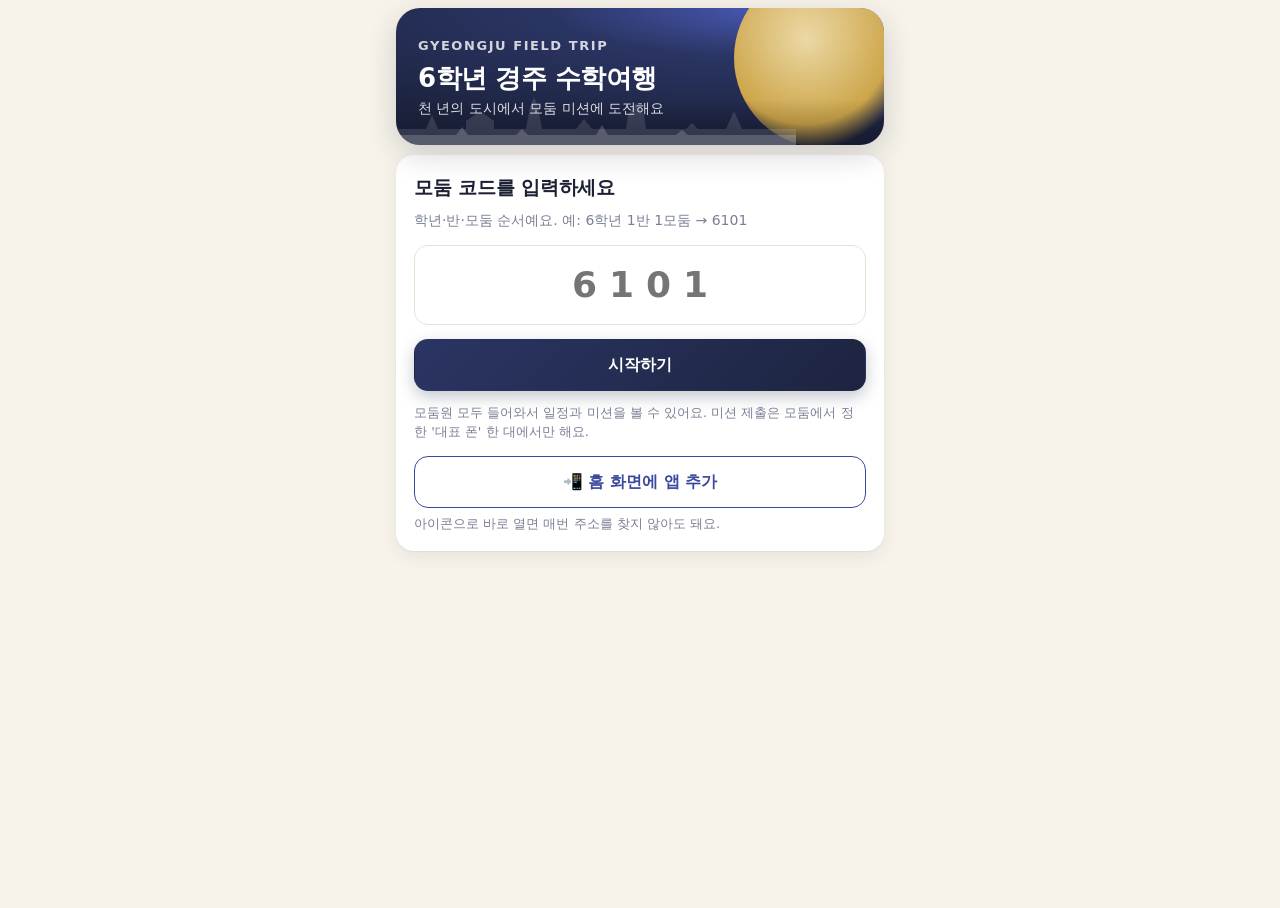
<file: index.html>
<!doctype html>
<html lang="ko">
<head>
  <meta charset="utf-8">
  <meta name="viewport" content="width=device-width, initial-scale=1, viewport-fit=cover">
  <meta name="theme-color" content="#f6f4ef">
  <meta name="apple-mobile-web-app-capable" content="yes">
  <meta name="apple-mobile-web-app-status-bar-style" content="default">
  <title>경주 수학여행 미션</title>
  <link rel="manifest" href="./manifest.webmanifest">
  <link rel="icon" href="./icons/icon.svg" type="image/svg+xml">
  <link rel="apple-touch-icon" href="./icons/icon-192.png">
  <link rel="stylesheet" href="./css/app.css">
</head>
<body>
  <main id="app" class="app">
    <div class="card" style="margin-top:24px;text-align:center"><span class="spinner"></span> 불러오는 중…</div>
  </main>
  <noscript><div class="card">이 앱은 자바스크립트가 필요해요.</div></noscript>
  <script src="./js/config.js"></script>
  <script>
    // Supabase가 설정된 경우에만 라이브러리를 읽는다 (데모 모드는 불필요)
    if (window.APP_CONFIG && window.APP_CONFIG.supabaseUrl) {
      document.write('<script src="./vendor/supabase.js"><\/script>');
    }
  </script>
  <script type="module" src="./js/app.js"></script>
</body>
</html>
</file>
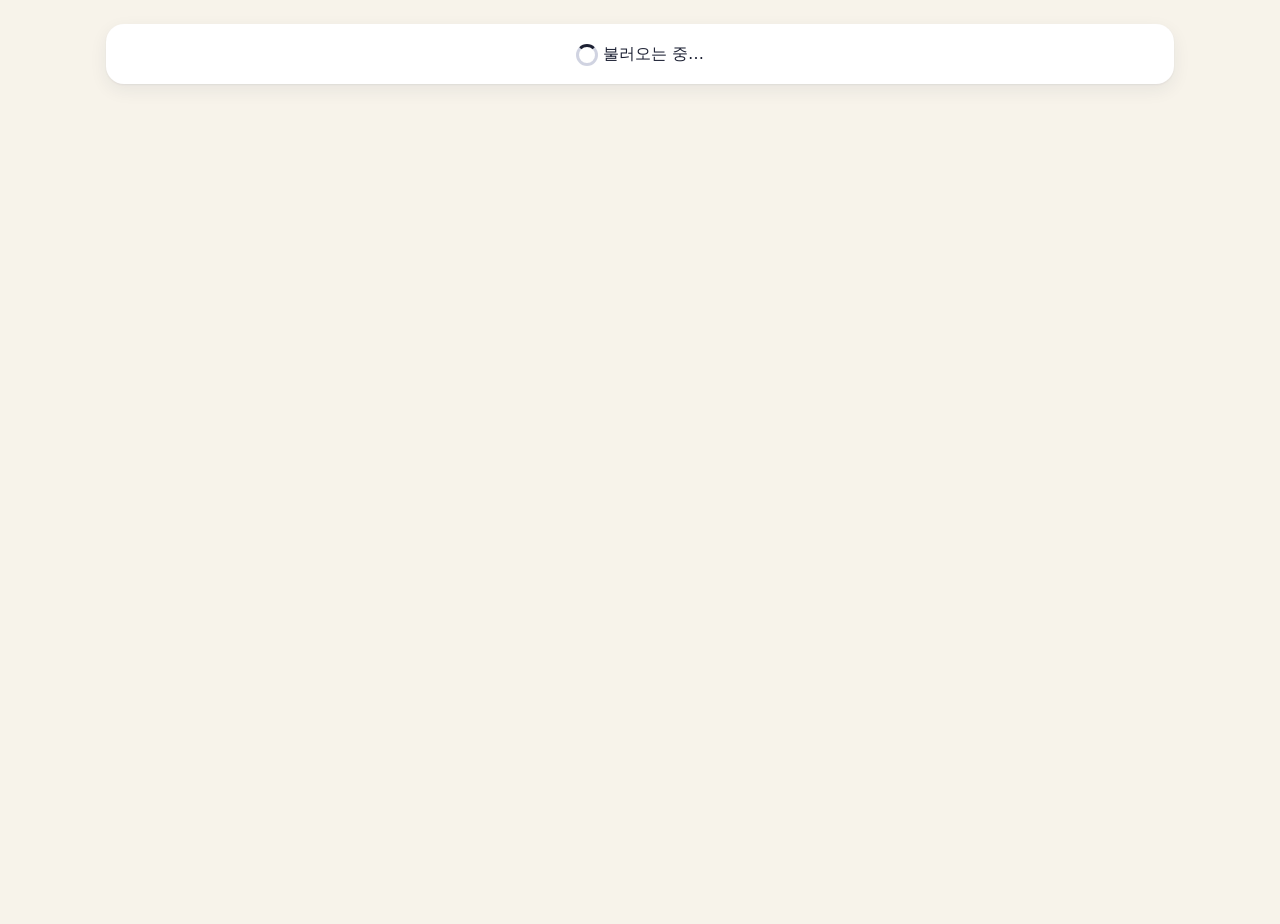
<file: teacher.html>
<!doctype html>
<html lang="ko">
<head>
  <meta charset="utf-8">
  <meta name="viewport" content="width=device-width, initial-scale=1, viewport-fit=cover">
  <meta name="robots" content="noindex">
  <title>교사 확인 화면 · 경주 수학여행 미션</title>
  <meta name="theme-color" content="#f6f4ef">
  <meta name="apple-mobile-web-app-capable" content="yes">
  <meta name="apple-mobile-web-app-status-bar-style" content="default">
  <link rel="manifest" href="./manifest-teacher.webmanifest">
  <link rel="icon" href="./icons/icon.svg" type="image/svg+xml">
  <link rel="apple-touch-icon" href="./icons/icon-192.png">
  <link rel="stylesheet" href="./css/app.css">
</head>
<body>
  <main id="app" class="app wide">
    <div class="card" style="margin-top:24px;text-align:center"><span class="spinner"></span> 불러오는 중…</div>
  </main>
  <script>window.APP_ROLE = "teacher";</script>
  <script src="./js/config.js"></script>
  <script>
    if (window.APP_CONFIG && window.APP_CONFIG.supabaseUrl) {
      document.write('<script src="./vendor/supabase.js"><\/script>');
    }
  </script>
  <script src="./vendor/fflate.js"></script>
  <script type="module" src="./js/teacher.js"></script>
</body>
</html>
</file>
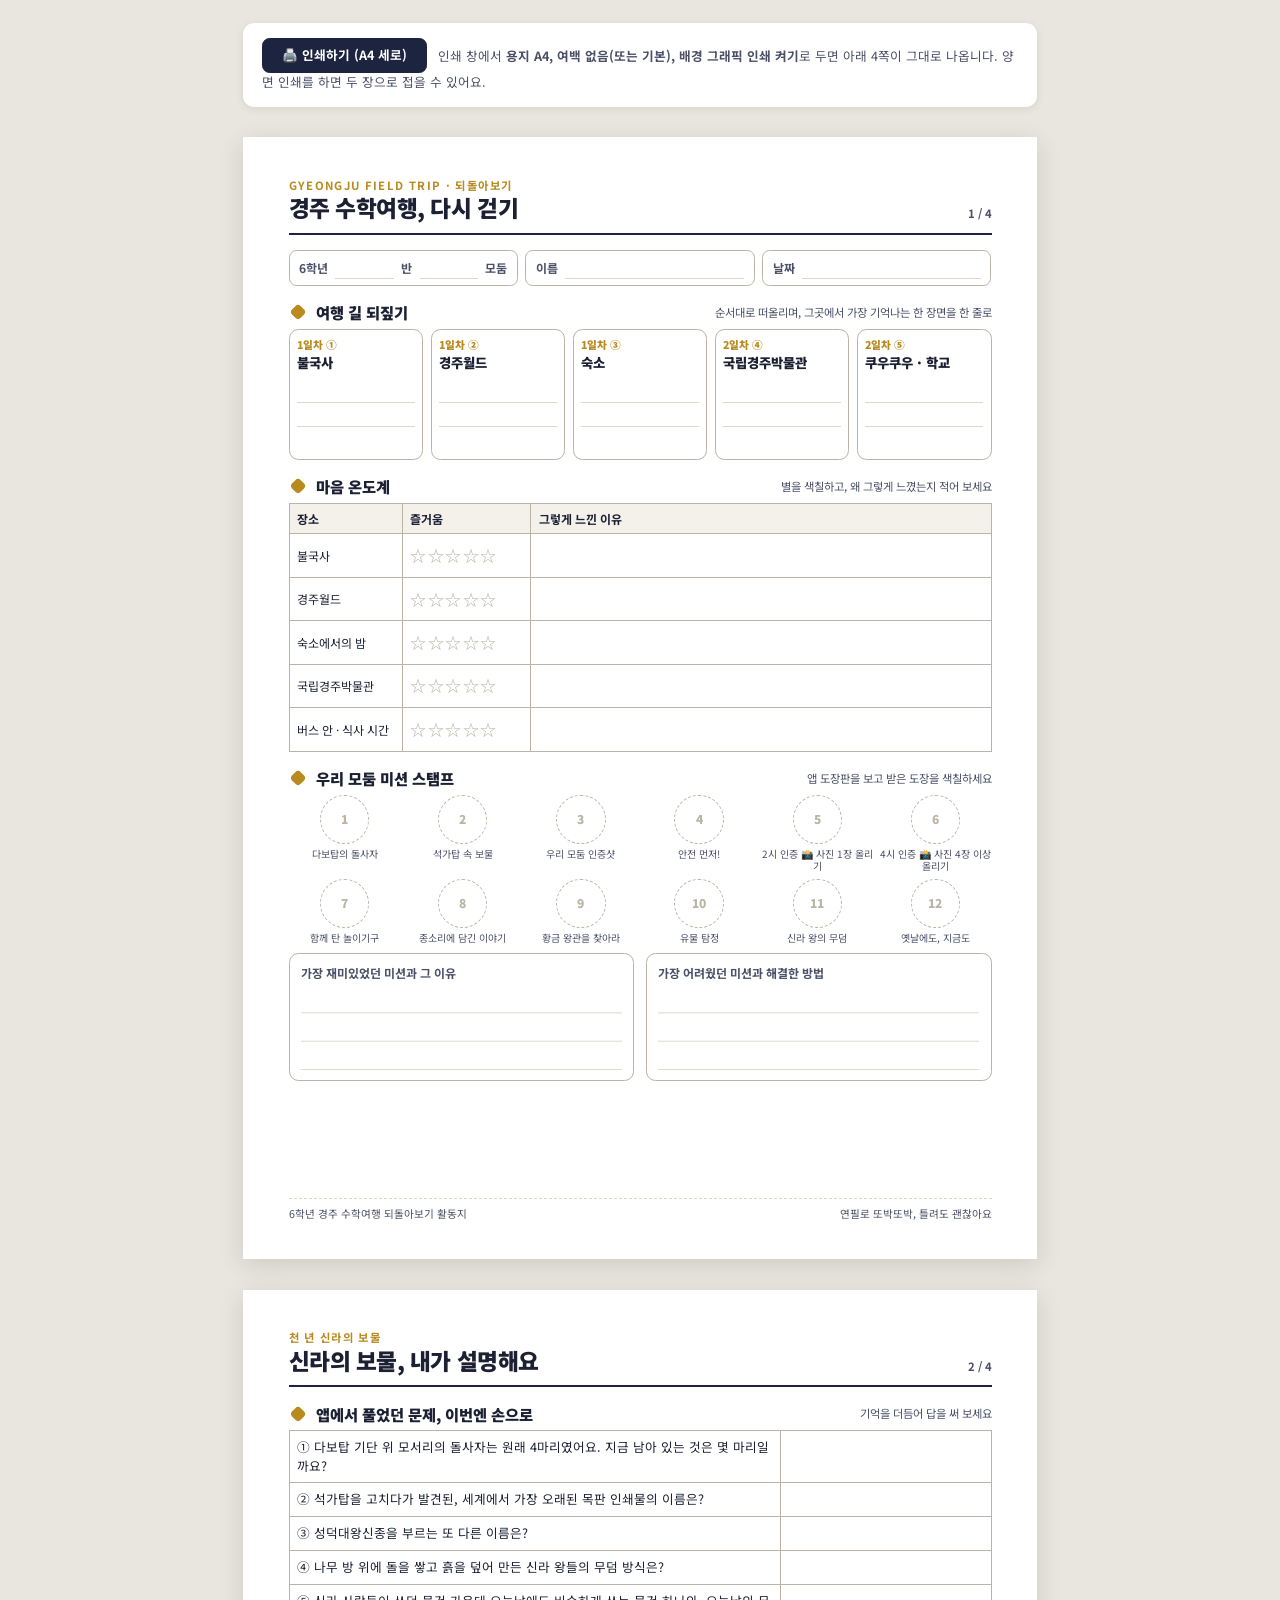
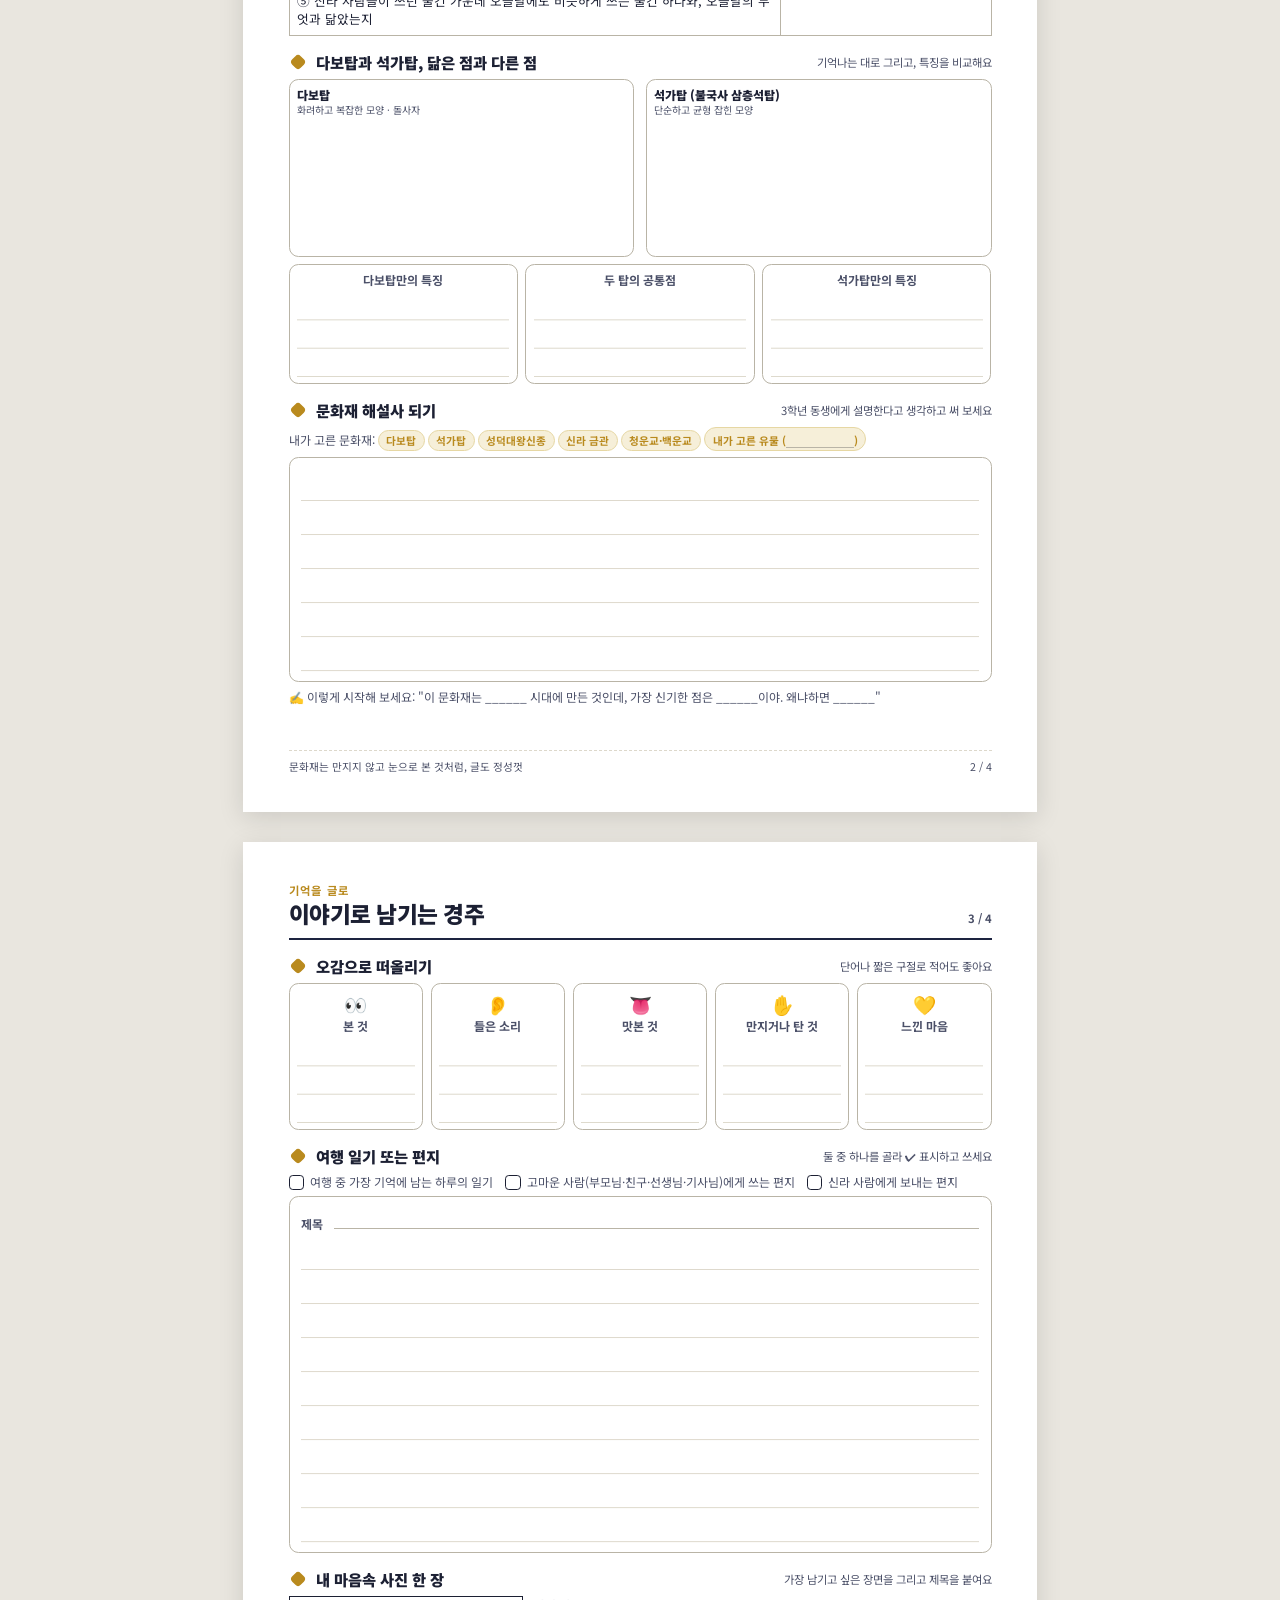
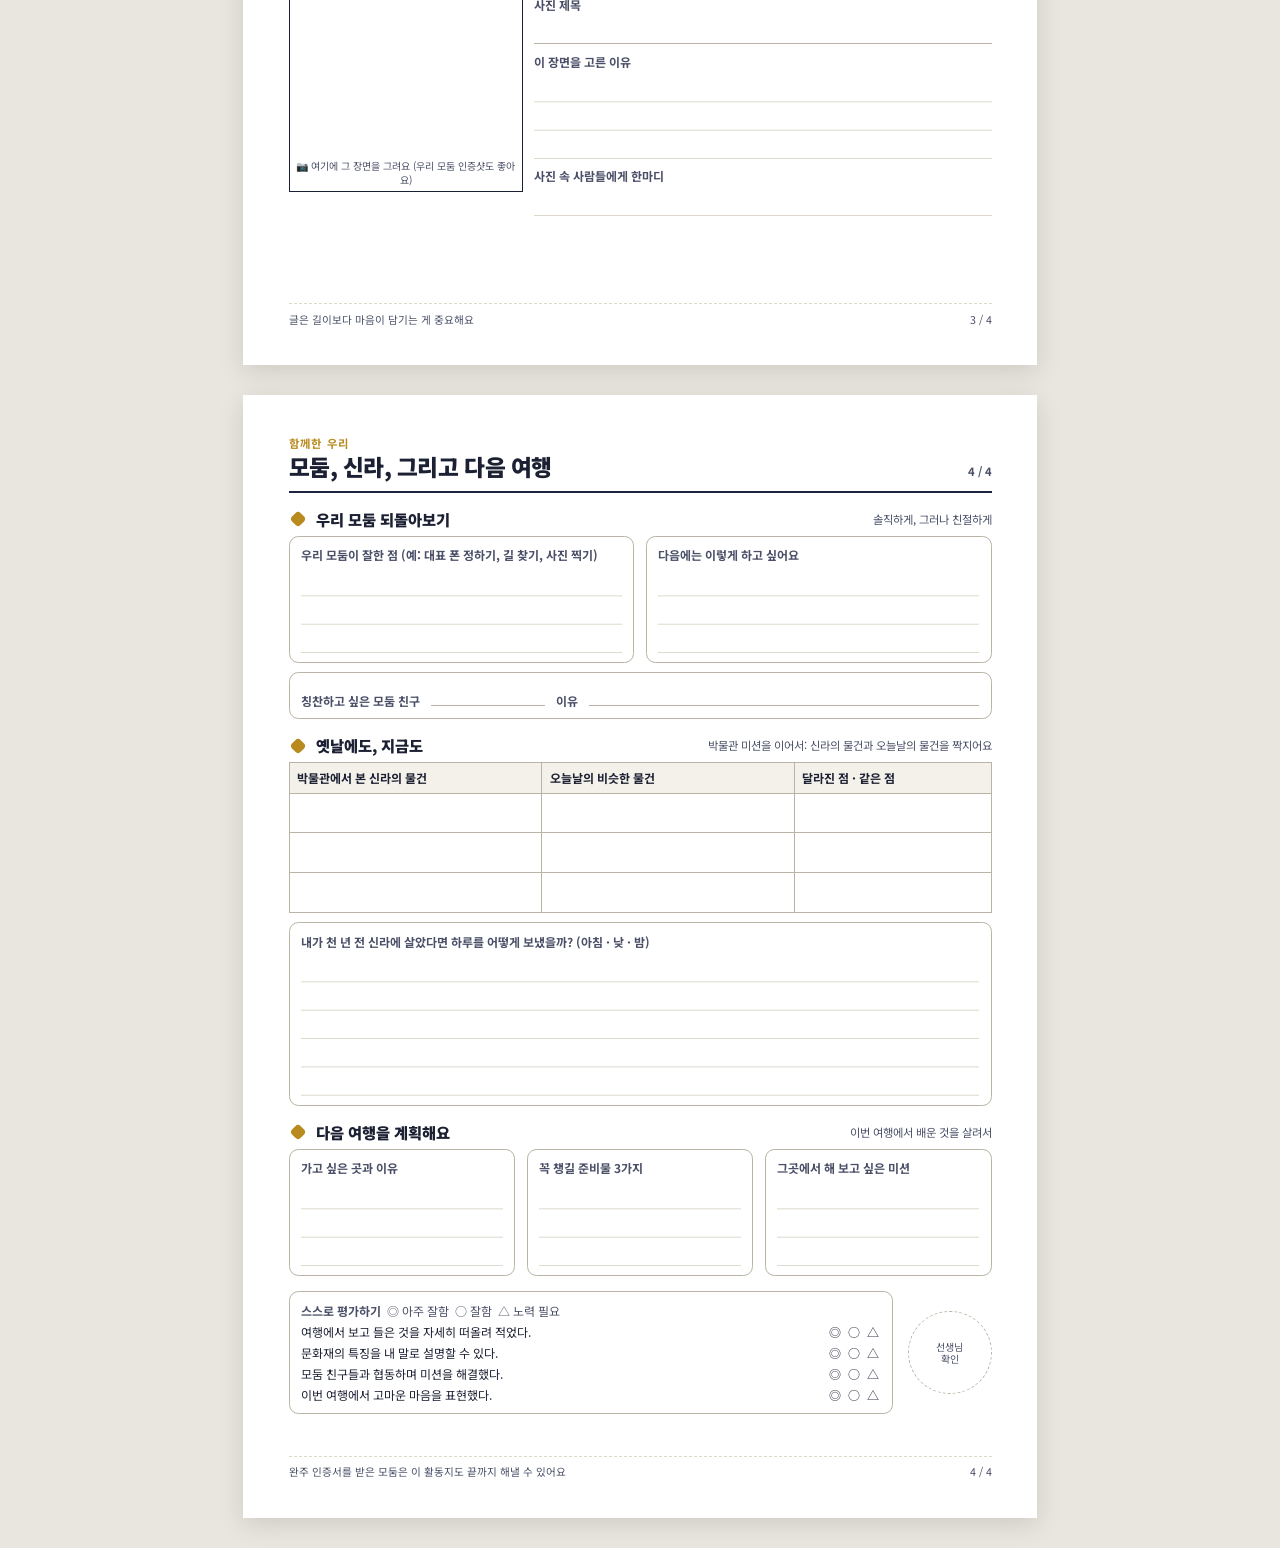
<file: worksheet.html>
<!doctype html>
<html lang="ko">
<head>
<meta charset="utf-8">
<meta name="viewport" content="width=device-width, initial-scale=1">
<title>경주 수학여행 되돌아보기 활동지</title>
<meta name="robots" content="noindex">
<link rel="preconnect" href="https://fonts.googleapis.com">
<link href="https://fonts.googleapis.com/css2?family=Noto+Sans+KR:wght@400;700;900&display=swap" rel="stylesheet">
<style>
  /* ---------- A4 세로 인쇄 규격 ---------- */
  @page { size: A4 portrait; margin: 0; }
  :root {
    --ink: #1c2033; --ink-2: #4b5068; --line: #b9b4a6; --line-soft: #ddd8cb;
    --navy: #1d2440; --gold: #b98a1e; --gold-soft: #f6efd9; --paper: #fff; --soft: #f4f1ea;
    --lh: 9mm; /* 연필 글쓰기 줄 간격 */
  }
  * { box-sizing: border-box; }
  html, body { margin: 0; padding: 0; background: #e9e6df; color: var(--ink); font-family: "Noto Sans KR", "Apple SD Gothic Neo", "Malgun Gothic", "맑은 고딕", sans-serif; font-size: 10.5pt; line-height: 1.45; -webkit-print-color-adjust: exact; print-color-adjust: exact; }
  .page { width: 210mm; height: 297mm; padding: 11mm 12mm 10mm; margin: 8mm auto; background: var(--paper); position: relative; overflow: hidden; display: flex; flex-direction: column; box-shadow: 0 6px 24px rgba(0,0,0,.12); }
  @media print {
    body { background: #fff; }
    .page { margin: 0; box-shadow: none; page-break-after: always; break-after: page; }
    .page:last-child { page-break-after: auto; break-after: auto; }
    .screen-only { display: none !important; }
  }

  /* ---------- 공통 부품 ---------- */
  .top { display: flex; align-items: flex-end; justify-content: space-between; border-bottom: 2.5px solid var(--navy); padding-bottom: 3mm; margin-bottom: 4mm; }
  .top .t { font-size: 17pt; font-weight: 900; letter-spacing: -.02em; line-height: 1.15; }
  .top .t small { display: block; font-size: 8.5pt; font-weight: 700; color: var(--gold); letter-spacing: .12em; margin-bottom: 1mm; }
  .top .pg { font-size: 8.5pt; color: var(--ink-2); font-weight: 700; }
  .idbox { display: flex; gap: 2mm; margin-bottom: 4mm; }
  .idbox .cell { flex: 1; border: 1px solid var(--line); border-radius: 2mm; padding: 1.5mm 2.5mm; display: flex; align-items: center; gap: 2mm; min-height: 9mm; }
  .idbox .cell b { font-size: 9pt; color: var(--ink-2); white-space: nowrap; }
  .idbox .cell span { flex: 1; border-bottom: 1px solid var(--line-soft); height: 6mm; }
  .sec { margin-bottom: 4mm; }
  .sec:last-child { margin-bottom: 0; }
  .sec > h2 { font-size: 11.5pt; font-weight: 900; margin: 0 0 1.5mm; display: flex; align-items: center; gap: 2mm; }
  /* 문항 번호 대신 작은 표식만: 반마다 고르는 활동이 달라도 어색하지 않게 */
  .sec > h2 .n { display: inline-block; width: 3.2mm; height: 3.2mm; border-radius: 1mm; background: var(--gold); transform: rotate(45deg); margin: 0 1mm; }
  .sec > h2 .hint { font-weight: 400; font-size: 8.5pt; color: var(--ink-2); margin-left: auto; }
  .lead { font-size: 9pt; color: var(--ink-2); margin: 0 0 1.5mm; }
  .box { border: 1px solid var(--line); border-radius: 2.5mm; padding: 2.5mm 3mm; }
  .lines { background-image: repeating-linear-gradient(to bottom, transparent 0, transparent calc(var(--lh) - 1px), var(--line-soft) calc(var(--lh) - 1px), var(--line-soft) var(--lh)); background-size: 100% var(--lh); line-height: var(--lh); }
  .lines.h4 { height: calc(var(--lh) * 4); } .lines.h5 { height: calc(var(--lh) * 5); } .lines.h6 { height: calc(var(--lh) * 6); }
  .lines.h7 { height: calc(var(--lh) * 7); } .lines.h9 { height: calc(var(--lh) * 9); } .lines.h11 { height: calc(var(--lh) * 11); }
  .grid2 { display: grid; grid-template-columns: 1fr 1fr; gap: 3mm; }
  .grid3 { display: grid; grid-template-columns: 1fr 1fr 1fr; gap: 3mm; }
  .grid5 { display: grid; grid-template-columns: repeat(5, 1fr); gap: 2mm; }
  .label { font-size: 9pt; font-weight: 700; color: var(--ink-2); margin-bottom: 1mm; }
  .stars { letter-spacing: 1.5px; font-size: 12pt; color: var(--line); }
  .fill { border-bottom: 1px solid var(--line); display: inline-block; min-width: 22mm; height: 6mm; vertical-align: bottom; }
  .tag { display: inline-block; font-size: 8pt; font-weight: 700; padding: .5mm 2mm; border-radius: 99px; background: var(--gold-soft); color: var(--gold); border: 1px solid #e6d7a3; }
  .foot { margin-top: auto; padding-top: 2mm; border-top: 1px dashed var(--line-soft); font-size: 8pt; color: var(--ink-2); display: flex; justify-content: space-between; }
  .chk { display: inline-block; width: 4.2mm; height: 4.2mm; border: 1.2px solid var(--ink); border-radius: 1mm; vertical-align: -1mm; margin-right: 1.5mm; }

  /* 1쪽: 여행 길 */
  .route { display: grid; grid-template-columns: repeat(5, 1fr); gap: 2mm; }
  .route .stop { border: 1px solid var(--line); border-radius: 2.5mm; padding: 2mm; min-height: 34mm; position: relative; }
  .route .stop .k { font-size: 8pt; color: var(--gold); font-weight: 900; }
  .route .stop .nm { font-size: 10pt; font-weight: 900; margin-bottom: 1.5mm; }
  .route .stop .mini { height: calc(6.5mm * 3); background-image: repeating-linear-gradient(to bottom, transparent 0, transparent calc(6.5mm - 1px), var(--line-soft) calc(6.5mm - 1px), var(--line-soft) 6.5mm); }
  .temp { width: 100%; border-collapse: collapse; font-size: 9pt; }
  .temp th, .temp td { border: 1px solid var(--line); padding: 1.6mm 2mm; text-align: left; vertical-align: middle; }
  .temp th { background: var(--soft); font-weight: 700; }
  .temp td.why { height: 11.5mm; }
  .stamps { display: grid; grid-template-columns: repeat(6, 1fr); gap: 2mm 1.5mm; }
  .stamps .s { text-align: center; font-size: 7.5pt; line-height: 1.2; color: var(--ink-2); }
  .stamps .s .c { width: 13mm; height: 13mm; border-radius: 50%; border: 1.5px dashed var(--line); margin: 0 auto 1mm; display: grid; place-items: center; font-weight: 900; color: var(--line); font-size: 9pt; }

  /* 2쪽: 문화재 */
  .quiz { width: 100%; border-collapse: collapse; font-size: 9.5pt; }
  .quiz td { border: 1px solid var(--line); padding: 1.8mm 2mm; vertical-align: middle; }
  .quiz td.q { width: 70%; }
  .quiz td.a { height: 9mm; }
  .cmp { display: grid; grid-template-columns: 1fr 1fr; gap: 3mm; }
  .cmp .draw { border: 1px solid var(--line); border-radius: 2.5mm; height: 47mm; position: relative; }
  .cmp .draw .cap { position: absolute; left: 2mm; top: 1.5mm; font-size: 9pt; font-weight: 900; }
  .cmp .draw .sub { position: absolute; left: 2mm; top: 6mm; font-size: 7.5pt; color: var(--ink-2); }
  .venn { display: grid; grid-template-columns: 1fr 1fr 1fr; gap: 2mm; margin-top: 2mm; }
  .venn .v { border: 1px solid var(--line); border-radius: 2.5mm; padding: 1.5mm 2mm; }
  .venn .v .label { text-align: center; }
  .venn .v .lines { --lh: 7.5mm; height: calc(7.5mm * 3); }

  /* 3쪽: 오감·일기 */
  .senses { display: grid; grid-template-columns: repeat(5, 1fr); gap: 2mm; }
  .senses .s { border: 1px solid var(--line); border-radius: 2.5mm; padding: 1.5mm 2mm; }
  .senses .s .ic { font-size: 14pt; text-align: center; }
  .senses .s .label { text-align: center; }
  .senses .s .lines { --lh: 7.5mm; height: calc(7.5mm * 3); }
  .photo { display: grid; grid-template-columns: 62mm 1fr; gap: 3mm; }
  .photo .frame { border: 1.5px solid var(--ink); height: 52mm; position: relative; background: #fff; }
  .photo .frame .cap { position: absolute; left: 0; right: 0; bottom: 0; background: #fff; font-size: 7.5pt; text-align: center; padding: 1mm; color: var(--ink-2); }

  /* 4쪽: 모둠·상상·계획 */
  .pair { width: 100%; border-collapse: collapse; font-size: 9pt; }
  .pair th, .pair td { border: 1px solid var(--line); padding: 1.6mm 2mm; }
  .pair th { background: var(--soft); text-align: left; }
  .pair td { height: 10.5mm; }
  .selfchk { display: grid; grid-template-columns: 1fr auto; gap: 1mm 3mm; align-items: center; font-size: 9pt; }
  .selfchk .opts { white-space: nowrap; letter-spacing: 2px; }
  .seal { width: 22mm; height: 22mm; border: 1.5px dashed var(--line); border-radius: 50%; display: grid; place-items: center; font-size: 7.5pt; color: var(--ink-2); text-align: center; line-height: 1.2; }

  /* 화면에서만 보이는 안내 */
  .screen-only { max-width: 210mm; margin: 6mm auto 0; font-size: 9.5pt; color: #4b5068; background: #fff; border-radius: 3mm; padding: 4mm 5mm; box-shadow: 0 2px 10px rgba(0,0,0,.08); }
  .screen-only button { font: inherit; font-weight: 700; padding: 2mm 5mm; border-radius: 2mm; border: 1.5px solid var(--navy); background: var(--navy); color: #fff; cursor: pointer; margin-right: 2mm; }
</style>
</head>
<body>

<div class="screen-only">
  <button onclick="window.print()">🖨️ 인쇄하기 (A4 세로)</button>
  인쇄 창에서 <b>용지 A4, 여백 없음(또는 기본), 배경 그래픽 인쇄 켜기</b>로 두면 아래 4쪽이 그대로 나옵니다. 양면 인쇄를 하면 두 장으로 접을 수 있어요.
</div>

<!-- ===================================================== 1쪽 -->
<section class="page">
  <div class="top">
    <div class="t"><small>GYEONGJU FIELD TRIP · 되돌아보기</small>경주 수학여행, 다시 걷기</div>
    <div class="pg">1 / 4</div>
  </div>
  <div class="idbox">
    <div class="cell"><b>6학년</b><span></span><b>반</b><span></span><b>모둠</b></div>
    <div class="cell"><b>이름</b><span></span></div>
    <div class="cell"><b>날짜</b><span></span></div>
  </div>

  <div class="sec">
    <h2><span class="n"></span>여행 길 되짚기 <span class="hint">순서대로 떠올리며, 그곳에서 가장 기억나는 한 장면을 한 줄로</span></h2>
    <div class="route">
      <div class="stop"><div class="k">1일차 ①</div><div class="nm">불국사</div><div class="mini"></div></div>
      <div class="stop"><div class="k">1일차 ②</div><div class="nm">경주월드</div><div class="mini"></div></div>
      <div class="stop"><div class="k">1일차 ③</div><div class="nm">숙소</div><div class="mini"></div></div>
      <div class="stop"><div class="k">2일차 ④</div><div class="nm">국립경주박물관</div><div class="mini"></div></div>
      <div class="stop"><div class="k">2일차 ⑤</div><div class="nm">쿠우쿠우 · 학교</div><div class="mini"></div></div>
    </div>
  </div>

  <div class="sec">
    <h2><span class="n"></span>마음 온도계 <span class="hint">별을 색칠하고, 왜 그렇게 느꼈는지 적어 보세요</span></h2>
    <table class="temp">
      <tr><th style="width:30mm">장소</th><th style="width:34mm">즐거움</th><th>그렇게 느낀 이유</th></tr>
      <tr><td>불국사</td><td class="stars">☆☆☆☆☆</td><td class="why"></td></tr>
      <tr><td>경주월드</td><td class="stars">☆☆☆☆☆</td><td class="why"></td></tr>
      <tr><td>숙소에서의 밤</td><td class="stars">☆☆☆☆☆</td><td class="why"></td></tr>
      <tr><td>국립경주박물관</td><td class="stars">☆☆☆☆☆</td><td class="why"></td></tr>
      <tr><td>버스 안 · 식사 시간</td><td class="stars">☆☆☆☆☆</td><td class="why"></td></tr>
    </table>
  </div>

  <div class="sec">
    <h2><span class="n"></span>우리 모둠 미션 스탬프 <span class="hint">앱 도장판을 보고 받은 도장을 색칠하세요</span></h2>
    <div class="stamps">
      <div class="s"><div class="c">1</div>다보탑의 돌사자</div>
      <div class="s"><div class="c">2</div>석가탑 속 보물</div>
      <div class="s"><div class="c">3</div>우리 모둠 인증샷</div>
      <div class="s"><div class="c">4</div>안전 먼저!</div>
      <div class="s"><div class="c">5</div>2시 인증 📸 사진 1장 올리기</div>
      <div class="s"><div class="c">6</div>4시 인증 📸 사진 4장 이상 올리기</div>
      <div class="s"><div class="c">7</div>함께 탄 놀이기구</div>
      <div class="s"><div class="c">8</div>종소리에 담긴 이야기</div>
      <div class="s"><div class="c">9</div>황금 왕관을 찾아라</div>
      <div class="s"><div class="c">10</div>유물 탐정</div>
      <div class="s"><div class="c">11</div>신라 왕의 무덤</div>
      <div class="s"><div class="c">12</div>옛날에도, 지금도</div>
    </div>
    <div class="grid2" style="margin-top:2.5mm">
      <div class="box"><div class="label">가장 재미있었던 미션과 그 이유</div><div class="lines" style="--lh:7.5mm;height:calc(7.5mm*3)"></div></div>
      <div class="box"><div class="label">가장 어려웠던 미션과 해결한 방법</div><div class="lines" style="--lh:7.5mm;height:calc(7.5mm*3)"></div></div>
    </div>
  </div>

  <div class="foot"><span>6학년 경주 수학여행 되돌아보기 활동지</span><span>연필로 또박또박, 틀려도 괜찮아요</span></div>
</section>

<!-- ===================================================== 2쪽 -->
<section class="page">
  <div class="top">
    <div class="t"><small>천 년 신라의 보물</small>신라의 보물, 내가 설명해요</div>
    <div class="pg">2 / 4</div>
  </div>

  <div class="sec">
    <h2><span class="n"></span>앱에서 풀었던 문제, 이번엔 손으로 <span class="hint">기억을 더듬어 답을 써 보세요</span></h2>
    <table class="quiz">
      <tr><td class="q">① 다보탑 기단 위 모서리의 돌사자는 원래 4마리였어요. 지금 남아 있는 것은 몇 마리일까요?</td><td class="a"></td></tr>
      <tr><td class="q">② 석가탑을 고치다가 발견된, 세계에서 가장 오래된 목판 인쇄물의 이름은?</td><td class="a"></td></tr>
      <tr><td class="q">③ 성덕대왕신종을 부르는 또 다른 이름은?</td><td class="a"></td></tr>
      <tr><td class="q">④ 나무 방 위에 돌을 쌓고 흙을 덮어 만든 신라 왕들의 무덤 방식은?</td><td class="a"></td></tr>
      <tr><td class="q">⑤ 신라 사람들이 쓰던 물건 가운데 오늘날에도 비슷하게 쓰는 물건 하나와, 오늘날의 무엇과 닮았는지</td><td class="a"></td></tr>
    </table>
  </div>

  <div class="sec">
    <h2><span class="n"></span>다보탑과 석가탑, 닮은 점과 다른 점 <span class="hint">기억나는 대로 그리고, 특징을 비교해요</span></h2>
    <div class="cmp">
      <div class="draw"><div class="cap">다보탑</div><div class="sub">화려하고 복잡한 모양 · 돌사자</div></div>
      <div class="draw"><div class="cap">석가탑 (불국사 삼층석탑)</div><div class="sub">단순하고 균형 잡힌 모양</div></div>
    </div>
    <div class="venn">
      <div class="v"><div class="label">다보탑만의 특징</div><div class="lines"></div></div>
      <div class="v"><div class="label">두 탑의 공통점</div><div class="lines"></div></div>
      <div class="v"><div class="label">석가탑만의 특징</div><div class="lines"></div></div>
    </div>
  </div>

  <div class="sec">
    <h2><span class="n"></span>문화재 해설사 되기 <span class="hint">3학년 동생에게 설명한다고 생각하고 써 보세요</span></h2>
    <p class="lead">내가 고른 문화재: <span class="tag">다보탑</span> <span class="tag">석가탑</span> <span class="tag">성덕대왕신종</span> <span class="tag">신라 금관</span> <span class="tag">청운교·백운교</span> <span class="tag">내가 고른 유물 (<span class="fill" style="min-width:18mm;height:5mm"></span>)</span></p>
    <div class="box"><div class="lines h6"></div></div>
    <p class="lead" style="margin:1.5mm 0 0">✍️ 이렇게 시작해 보세요: "이 문화재는 ______ 시대에 만든 것인데, 가장 신기한 점은 ______이야. 왜냐하면 ______"</p>
  </div>

  <div class="foot"><span>문화재는 만지지 않고 눈으로 본 것처럼, 글도 정성껏</span><span>2 / 4</span></div>
</section>

<!-- ===================================================== 3쪽 -->
<section class="page">
  <div class="top">
    <div class="t"><small>기억을 글로</small>이야기로 남기는 경주</div>
    <div class="pg">3 / 4</div>
  </div>

  <div class="sec">
    <h2><span class="n"></span>오감으로 떠올리기 <span class="hint">단어나 짧은 구절로 적어도 좋아요</span></h2>
    <div class="senses">
      <div class="s"><div class="ic">👀</div><div class="label">본 것</div><div class="lines"></div></div>
      <div class="s"><div class="ic">👂</div><div class="label">들은 소리</div><div class="lines"></div></div>
      <div class="s"><div class="ic">👅</div><div class="label">맛본 것</div><div class="lines"></div></div>
      <div class="s"><div class="ic">✋</div><div class="label">만지거나 탄 것</div><div class="lines"></div></div>
      <div class="s"><div class="ic">💛</div><div class="label">느낀 마음</div><div class="lines"></div></div>
    </div>
  </div>

  <div class="sec">
    <h2><span class="n"></span>여행 일기 또는 편지 <span class="hint">둘 중 하나를 골라 ✔ 표시하고 쓰세요</span></h2>
    <p class="lead"><span class="chk"></span>여행 중 가장 기억에 남는 하루의 일기 &nbsp;&nbsp; <span class="chk"></span>고마운 사람(부모님·친구·선생님·기사님)에게 쓰는 편지 &nbsp;&nbsp; <span class="chk"></span>신라 사람에게 보내는 편지</p>
    <div class="box">
      <div style="display:flex;gap:3mm;align-items:baseline;margin-bottom:1mm"><span class="label" style="margin:0">제목</span><span class="fill" style="flex:1"></span></div>
      <div class="lines h9"></div>
    </div>
  </div>

  <div class="sec">
    <h2><span class="n"></span>내 마음속 사진 한 장 <span class="hint">가장 남기고 싶은 장면을 그리고 제목을 붙여요</span></h2>
    <div class="photo">
      <div class="frame"><div class="cap">📷 여기에 그 장면을 그려요 (우리 모둠 인증샷도 좋아요)</div></div>
      <div>
        <div class="label">사진 제목</div><div class="fill" style="width:100%;height:7mm;margin-bottom:2.5mm"></div>
        <div class="label">이 장면을 고른 이유</div><div class="lines" style="--lh:7.5mm;height:calc(7.5mm*3)"></div>
        <div class="label" style="margin-top:2mm">사진 속 사람들에게 한마디</div><div class="lines" style="--lh:7.5mm;height:calc(7.5mm*1)"></div>
      </div>
    </div>
  </div>

  <div class="foot"><span>글은 길이보다 마음이 담기는 게 중요해요</span><span>3 / 4</span></div>
</section>

<!-- ===================================================== 4쪽 -->
<section class="page">
  <div class="top">
    <div class="t"><small>함께한 우리</small>모둠, 신라, 그리고 다음 여행</div>
    <div class="pg">4 / 4</div>
  </div>

  <div class="sec">
    <h2><span class="n"></span>우리 모둠 되돌아보기 <span class="hint">솔직하게, 그러나 친절하게</span></h2>
    <div class="grid2">
      <div class="box"><div class="label">우리 모둠이 잘한 점 (예: 대표 폰 정하기, 길 찾기, 사진 찍기)</div><div class="lines" style="--lh:7.5mm;height:calc(7.5mm*3)"></div></div>
      <div class="box"><div class="label">다음에는 이렇게 하고 싶어요</div><div class="lines" style="--lh:7.5mm;height:calc(7.5mm*3)"></div></div>
    </div>
    <div class="box" style="margin-top:2.5mm">
      <div style="display:flex;gap:3mm;align-items:baseline"><span class="label" style="margin:0">칭찬하고 싶은 모둠 친구</span><span class="fill" style="width:30mm"></span><span class="label" style="margin:0">이유</span><span class="fill" style="flex:1"></span></div>
    </div>
  </div>

  <div class="sec">
    <h2><span class="n"></span>옛날에도, 지금도 <span class="hint">박물관 미션을 이어서: 신라의 물건과 오늘날의 물건을 짝지어요</span></h2>
    <table class="pair">
      <tr><th style="width:36%">박물관에서 본 신라의 물건</th><th style="width:36%">오늘날의 비슷한 물건</th><th>달라진 점 · 같은 점</th></tr>
      <tr><td></td><td></td><td></td></tr>
      <tr><td></td><td></td><td></td></tr>
      <tr><td></td><td></td><td></td></tr>
    </table>
    <div class="box" style="margin-top:2.5mm">
      <div class="label">내가 천 년 전 신라에 살았다면 하루를 어떻게 보냈을까? (아침 · 낮 · 밤)</div>
      <div class="lines" style="--lh:7.5mm;height:calc(7.5mm*5)"></div>
    </div>
  </div>

  <div class="sec">
    <h2><span class="n"></span>다음 여행을 계획해요 <span class="hint">이번 여행에서 배운 것을 살려서</span></h2>
    <div class="grid3">
      <div class="box"><div class="label">가고 싶은 곳과 이유</div><div class="lines" style="--lh:7.5mm;height:calc(7.5mm*3)"></div></div>
      <div class="box"><div class="label">꼭 챙길 준비물 3가지</div><div class="lines" style="--lh:7.5mm;height:calc(7.5mm*3)"></div></div>
      <div class="box"><div class="label">그곳에서 해 보고 싶은 미션</div><div class="lines" style="--lh:7.5mm;height:calc(7.5mm*3)"></div></div>
    </div>
  </div>

  <div class="sec" style="display:grid;grid-template-columns:1fr auto;gap:4mm;align-items:center">
    <div class="box">
      <div class="label">스스로 평가하기 &nbsp;<span style="font-weight:400">◎ 아주 잘함 &nbsp;○ 잘함 &nbsp;△ 노력 필요</span></div>
      <div class="selfchk">
        <span>여행에서 보고 들은 것을 자세히 떠올려 적었다.</span><span class="opts">◎ ○ △</span>
        <span>문화재의 특징을 내 말로 설명할 수 있다.</span><span class="opts">◎ ○ △</span>
        <span>모둠 친구들과 협동하며 미션을 해결했다.</span><span class="opts">◎ ○ △</span>
        <span>이번 여행에서 고마운 마음을 표현했다.</span><span class="opts">◎ ○ △</span>
      </div>
    </div>
    <div class="seal">선생님<br>확인</div>
  </div>

  <div class="foot"><span>완주 인증서를 받은 모둠은 이 활동지도 끝까지 해낼 수 있어요</span><span>4 / 4</span></div>
</section>

</body>
</html>
</file>
<file: css/app.css>
/* =====================================================================
   경주 수학여행 미션 앱 · 모바일 우선 디자인
   색: 밤하늘 남색(기본) · 신라 금색(강조) · 옥색(완료) · 크림(배경)
   ===================================================================== */
:root {
  --bg: #f7f3ea;
  --bg-deep: #1d2440;
  --bg-deep-2: #2b3564;
  --card: #ffffff;
  --ink: #1c2033;
  --ink-2: #4b5068;
  --muted: #7a7f95;
  --line: #e8e2d4;
  --gold: #e0b34a;
  --gold-deep: #b98a1e;
  --gold-soft: #fbf1d6;
  --jade: #1f9d7a;
  --jade-soft: #dcf3ea;
  --amber: #e08a1e;
  --amber-soft: #fdebd0;
  --red: #d9483b;
  --red-soft: #fde3df;
  --indigo: #3b4a9e;
  --indigo-soft: #e6e9f8;
  --radius: 18px;
  --radius-sm: 12px;
  --shadow: 0 1px 2px rgba(29,36,64,.06), 0 6px 18px rgba(29,36,64,.07);
  --shadow-lg: 0 10px 30px rgba(29,36,64,.18);
  --font: -apple-system, BlinkMacSystemFont, "Apple SD Gothic Neo", "Pretendard", "Noto Sans KR", "Malgun Gothic", system-ui, sans-serif;
  --safe-b: env(safe-area-inset-bottom, 0px);
}
* { box-sizing: border-box; -webkit-tap-highlight-color: transparent; }
html { -webkit-text-size-adjust: 100%; }
html, body { margin: 0; padding: 0; background: var(--bg); color: var(--ink); font-family: var(--font); font-size: 16px; line-height: 1.5; }
body { min-height: 100dvh; overscroll-behavior-y: none; }
button, input, textarea, select { font: inherit; color: inherit; }
button { cursor: pointer; }
a { color: var(--indigo); }
img { max-width: 100%; }
.hidden { display: none !important; }
.sr-only { position: absolute; width: 1px; height: 1px; overflow: hidden; clip: rect(0 0 0 0); }
@keyframes rise { from { opacity: 0; transform: translateY(8px); } to { opacity: 1; transform: none; } }
@keyframes spin { to { transform: rotate(360deg); } }
@keyframes pop { 0% { transform: scale(.6); opacity: 0; } 70% { transform: scale(1.08); opacity: 1; } 100% { transform: scale(1); } }
@media (prefers-reduced-motion: reduce) { * { animation: none !important; transition: none !important; } }

.app { max-width: 520px; margin: 0 auto; padding: 0 16px calc(28px + var(--safe-b)); animation: rise .25s ease-out; }
.app.wide { max-width: 1100px; }

/* ---------- 상단 바 ---------- */
.topbar { position: sticky; top: 0; z-index: 5; background: linear-gradient(var(--bg) 80%, rgba(247,243,234,0)); padding: 12px 0 10px; display: flex; align-items: center; gap: 10px; }
.topbar h1 { font-size: 18px; margin: 0; flex: 1; font-weight: 800; letter-spacing: -.01em; white-space: nowrap; overflow: hidden; text-overflow: ellipsis; }
.topbar .back { border: 0; background: var(--card); box-shadow: var(--shadow); width: 40px; height: 40px; border-radius: 50%; font-size: 22px; line-height: 1; flex: none; display: grid; place-items: center; padding-bottom: 3px; }
.topbar .back:active { transform: scale(.94); }

.chip { display: inline-flex; align-items: center; gap: 6px; padding: 4px 11px; border-radius: 999px; background: var(--indigo-soft); color: var(--indigo); font-size: 13px; font-weight: 700; white-space: nowrap; line-height: 1.4; }
.chip.gray { background: #ece8df; color: var(--muted); }
.chip.ok { background: var(--jade-soft); color: var(--jade); }
.chip.warn { background: var(--amber-soft); color: var(--amber); }
.chip.danger { background: var(--red-soft); color: var(--red); }
.chip.gold { background: var(--gold-soft); color: var(--gold-deep); }

/* ---------- 카드, 텍스트 ---------- */
.card { background: var(--card); border-radius: var(--radius); box-shadow: var(--shadow); padding: 18px; margin: 12px 0; }
.card h2 { font-size: 18px; margin: 0 0 8px; font-weight: 800; letter-spacing: -.01em; }
.card p { margin: 6px 0; }
.muted { color: var(--muted); font-size: 14px; }
.small { font-size: 13px; }

/* ---------- 버튼, 입력 ---------- */
.btn { display: inline-flex; align-items: center; justify-content: center; gap: 8px; min-height: 52px; padding: 12px 18px; border-radius: 14px; border: 1.5px solid var(--line); background: var(--card); font-weight: 700; font-size: 16px; width: 100%; transition: transform .08s ease, box-shadow .15s ease; }
.btn:active { transform: scale(.98); }
.btn.primary { background: linear-gradient(135deg, var(--bg-deep-2), var(--bg-deep)); color: #fff; border-color: transparent; box-shadow: 0 6px 16px rgba(29,36,64,.25); }
.btn.gold { background: linear-gradient(135deg, #f0c65a, var(--gold)); color: #3a2a00; border-color: transparent; box-shadow: 0 6px 16px rgba(224,179,74,.35); }
.btn.ghost { background: transparent; border-color: transparent; box-shadow: none; color: var(--indigo); }
.btn.ghost:hover { background: var(--indigo-soft); }
.btn.danger { color: var(--red); border-color: #f2c9c4; }
.btn.ghost.danger { color: var(--red); border-color: transparent; }
.btn.ghost.danger:hover { background: var(--red-soft); }
.btn:disabled { opacity: .45; cursor: not-allowed; transform: none; }
.btn.small { min-height: 36px; font-size: 14px; padding: 6px 14px; width: auto; border-radius: 10px; line-height: 1.2; white-space: nowrap; }
.btn.icon { width: 36px; min-width: 36px; padding: 0; font-size: 16px; }
.row { display: flex; gap: 10px; align-items: center; }
.row > * { flex: 1; }

.field { margin: 14px 0; }
.field label { display: block; font-weight: 700; margin-bottom: 8px; font-size: 15px; }
.input { width: 100%; min-height: 52px; padding: 12px 14px; border: 1.5px solid var(--line); border-radius: 14px; background: #fff; transition: border-color .15s, box-shadow .15s; }
.input:focus { outline: none; border-color: var(--indigo); box-shadow: 0 0 0 4px var(--indigo-soft); }
textarea.input { min-height: 120px; resize: vertical; line-height: 1.6; }
.code-input { font-size: 36px; letter-spacing: 12px; text-align: center; font-weight: 800; padding-left: 26px; font-variant-numeric: tabular-nums; }

.notice { padding: 11px 14px; border-radius: var(--radius-sm); font-size: 14px; margin: 10px 0; line-height: 1.5; }
.notice.info { background: var(--indigo-soft); color: #2d3a80; }
.notice.warn { background: var(--amber-soft); color: #7a4400; }
.notice.error { background: var(--red-soft); color: #9a2a1f; }
.notice.ok { background: var(--jade-soft); color: #0f5f45; }

/* ---------- 로그인 ---------- */
.hero { position: relative; overflow: hidden; border-radius: 24px; padding: 28px 22px 26px; margin: 8px 0 16px; color: #fff; background: radial-gradient(120% 90% at 80% 0%, #4a5bb8 0%, var(--bg-deep-2) 40%, var(--bg-deep) 100%); box-shadow: var(--shadow-lg); }
.hero::before { content: ""; position: absolute; right: -30px; top: -40px; width: 180px; height: 180px; border-radius: 50%; background: radial-gradient(circle at 40% 40%, #ffe9a8, var(--gold) 55%, rgba(224,179,74,0) 72%); opacity: .9; }
.hero::after { content: ""; position: absolute; left: 0; right: 0; bottom: 0; height: 46px; background: linear-gradient(to top, rgba(0,0,0,.25), transparent); }
.hero .eyebrow { font-size: 13px; letter-spacing: .12em; font-weight: 700; opacity: .8; text-transform: uppercase; }
.hero h1 { margin: 6px 0 4px; font-size: 26px; font-weight: 900; letter-spacing: -.02em; line-height: 1.25; }
.hero p { margin: 0; font-size: 14px; opacity: .85; }
.hero .skyline { position: absolute; left: 0; right: 0; bottom: 0; height: 60px; z-index: 1; pointer-events: none; }
.hero > * { position: relative; z-index: 2; }
.login-card { margin-top: -6px; }
.login-card h2 { font-size: 19px; }

/* ---------- 홈 ---------- */
.home-head { display: flex; align-items: center; gap: 14px; padding: 18px; border-radius: 22px; color: #fff; background: linear-gradient(135deg, var(--bg-deep-2), var(--bg-deep)); box-shadow: var(--shadow-lg); margin: 4px 0 8px; }
.home-head .who { flex: 1; min-width: 0; }
.home-head .who .g { font-size: 13px; opacity: .75; font-weight: 700; }
.home-head .who .n { font-size: 22px; font-weight: 900; letter-spacing: -.01em; }
.home-head .who .s { font-size: 13px; opacity: .85; margin-top: 4px; }
.ring { width: 76px; height: 76px; flex: none; position: relative; }
.ring svg { width: 100%; height: 100%; transform: rotate(-90deg); }
.ring .track { fill: none; stroke: rgba(255,255,255,.18); stroke-width: 8; }
.ring .bar { fill: none; stroke: var(--gold); stroke-width: 8; stroke-linecap: round; transition: stroke-dashoffset .6s ease; }
/* 퍼센트와 진행 수를 원의 정중앙에 붙여서 표시 */
.ring .txt { position: absolute; inset: 0; display: flex; flex-direction: column; align-items: center; justify-content: center; gap: 3px; font-weight: 900; font-size: 16px; line-height: 1; }
.ring .txt small { display: block; font-size: 10px; opacity: .75; font-weight: 700; line-height: 1; }

.day-title { display: flex; align-items: center; gap: 10px; font-size: 14px; color: var(--ink-2); font-weight: 800; margin: 20px 0 6px; }
.day-title::after { content: ""; flex: 1; height: 1px; background: var(--line); }
.timeline { position: relative; padding-left: 26px; }
.timeline::before { content: ""; position: absolute; left: 9px; top: 12px; bottom: 12px; width: 2px; background: var(--line); border-radius: 2px; }
.stop { position: relative; display: flex; align-items: center; gap: 12px; padding: 14px 14px; background: var(--card); border-radius: var(--radius); box-shadow: var(--shadow); margin: 10px 0; border: 0; width: 100%; text-align: left; transition: transform .08s; }
.stop:active { transform: scale(.985); }
.stop::before { content: ""; position: absolute; left: -22px; top: 50%; width: 10px; height: 10px; margin-top: -5px; border-radius: 50%; background: var(--card); border: 3px solid var(--indigo); box-shadow: 0 0 0 3px var(--bg); }
.stop.info::before { border-color: #c9c3b6; }
.stop.complete::before { border-color: var(--jade); background: var(--jade); }
.stop .emoji { font-size: 30px; width: 44px; height: 44px; display: grid; place-items: center; border-radius: 14px; background: var(--gold-soft); flex: none; }
.stop.info .emoji { background: #f1ede4; }
.stop .body { flex: 1; min-width: 0; }
.stop .name { font-weight: 800; font-size: 17px; letter-spacing: -.01em; }
.stop .meta { color: var(--muted); font-size: 13px; }
.stop .prog { flex: none; text-align: right; }
.stop.info { opacity: .9; }
.stop.custom { cursor: default; }
.stop.custom:active { transform: none; }
.stop.custom .emoji { background: #f1ede4; }
.stop .arrow { color: #c9c3b6; font-size: 20px; }
.progress-bar { height: 8px; background: #ece8df; border-radius: 99px; overflow: hidden; margin-top: 8px; }
.progress-bar > i { display: block; height: 100%; background: linear-gradient(90deg, var(--jade), #38c39a); border-radius: 99px; transition: width .4s ease; }
.pill-count { display: inline-block; min-width: 48px; text-align: center; padding: 5px 10px; border-radius: 999px; font-weight: 800; font-size: 14px; background: #ece8df; color: var(--ink-2); }
.pill-count.done { background: var(--jade); color: #fff; }
.pill-count.partial { background: var(--gold-soft); color: var(--gold-deep); }

/* ---------- 장소 / 미션 목록 ---------- */
.place-head { display: flex; align-items: center; gap: 14px; padding: 16px 18px; border-radius: 22px; background: linear-gradient(135deg, #fff6dd, #fbe7b3); box-shadow: var(--shadow); margin: 4px 0 12px; }
.place-head .emoji { font-size: 40px; line-height: 1; }
.place-head .t { font-size: 20px; font-weight: 900; letter-spacing: -.01em; }
.place-head .d { font-size: 13px; color: #7a5a10; font-weight: 700; }
.intro { font-size: 15px; color: var(--ink-2); line-height: 1.65; }
.prog-card { display: flex; align-items: center; gap: 14px; }
.prog-card .num { font-size: 22px; font-weight: 900; }
.prog-card .num small { font-size: 13px; color: var(--muted); font-weight: 700; }

.mission-item { position: relative; display: flex; align-items: center; gap: 12px; padding: 14px; background: var(--card); border-radius: var(--radius); box-shadow: var(--shadow); margin: 10px 0; border: 0; width: 100%; text-align: left; overflow: hidden; transition: transform .08s; }
.mission-item:active { transform: scale(.985); }
.mission-item .idx { width: 38px; height: 38px; border-radius: 12px; background: var(--indigo-soft); color: var(--indigo); display: grid; place-items: center; font-weight: 900; font-size: 15px; flex: none; }
.mission-item.done .idx { background: var(--jade); color: #fff; }
.mission-item.queued .idx { background: var(--amber); color: #fff; }
.mission-item .body { flex: 1; min-width: 0; }
.mission-item .t { font-weight: 800; font-size: 16px; letter-spacing: -.01em; }
.mission-item .w { font-size: 13px; color: var(--muted); margin-top: 2px; }
.mission-item .st { flex: none; }
.mission-item.done::after { content: "완료"; position: absolute; right: -6px; top: 8px; transform: rotate(12deg); font-size: 11px; font-weight: 900; color: var(--jade); border: 2px solid var(--jade); border-radius: 6px; padding: 1px 7px; opacity: .35; letter-spacing: .1em; }
.mission-item .arrow { color: #c9c3b6; font-size: 20px; }

/* ---------- 미션 화면 ---------- */
.mission-card { padding-bottom: 8px; }
.mission-card .kind { display: inline-flex; align-items: center; gap: 6px; font-size: 12px; font-weight: 800; letter-spacing: .06em; color: var(--gold-deep); background: var(--gold-soft); padding: 4px 10px; border-radius: 999px; margin-bottom: 8px; }
.mission-card h2 { font-size: 21px; line-height: 1.3; }
.where { display: flex; gap: 10px; align-items: flex-start; background: var(--gold-soft); border-left: 4px solid var(--gold); border-radius: 10px; padding: 10px 12px; margin: 12px 0; font-size: 15px; }
.where strong { color: #7a5a10; }
.question { font-size: 17px; line-height: 1.65; margin: 12px 0; white-space: pre-line; }
.hint { font-size: 14px; color: var(--muted); margin: 8px 0 14px; }
.hint summary { cursor: pointer; color: var(--indigo); font-weight: 700; list-style: none; }
.hint summary::before { content: "💡 "; }
.hint p { margin: 8px 0 0; padding: 10px 12px; background: var(--indigo-soft); border-radius: 10px; color: var(--ink-2); }

.option { display: flex; align-items: center; gap: 12px; padding: 14px; border: 2px solid var(--line); border-radius: 14px; background: #fff; margin: 10px 0; width: 100%; text-align: left; font-size: 16px; font-weight: 600; transition: border-color .12s, background .12s, transform .08s; }
.option:active { transform: scale(.985); }
.option.selected { border-color: var(--indigo); background: var(--indigo-soft); }
.option .letter { width: 30px; height: 30px; border-radius: 50%; background: #ece8df; display: grid; place-items: center; font-weight: 800; font-size: 13px; flex: none; color: var(--ink-2); }
.option.selected .letter { background: var(--indigo); color: #fff; }

.photos { display: grid; grid-template-columns: repeat(3, 1fr); gap: 10px; margin: 10px 0; }
.photos .ph { position: relative; aspect-ratio: 1; border-radius: 14px; overflow: hidden; background: #ece8df; animation: pop .25s ease-out; }
.photos .ph img { width: 100%; height: 100%; object-fit: cover; display: block; }
.photos .ph.kept { outline: 2px solid var(--jade-soft); }
.photos .ph .tag { position: absolute; left: 6px; bottom: 6px; background: rgba(15,95,69,.85); color: #fff; font-size: 10px; font-weight: 800; padding: 3px 7px; border-radius: 999px; }
.photos .ph .rm { position: absolute; top: 6px; right: 6px; width: 28px; height: 28px; border-radius: 50%; border: 0; background: rgba(0,0,0,.6); color: #fff; font-size: 14px; display: grid; place-items: center; }
.photos .add { aspect-ratio: 1; border: 2px dashed #d5cdb9; border-radius: 14px; background: #fffdf8; display: grid; place-items: center; font-size: 13px; color: var(--ink-2); font-weight: 800; }
.photos .add span { font-size: 28px; display: block; text-align: center; }
.photos .add:active { background: var(--gold-soft); }

.submit-wrap { margin-top: 18px; }
.photo-alt { text-align: center; margin: 4px 0 0; }
.photo-alt a { font-size: 14px; font-weight: 700; }
.photos .add { min-height: 96px; }

/* ---------- 상태줄, 토스트, 모달 ---------- */
.statusbar { position: fixed; left: 0; right: 0; bottom: 0; z-index: 6; padding: 10px 16px calc(10px + var(--safe-b)); font-size: 13px; font-weight: 700; text-align: center; background: var(--bg-deep); color: #fff; box-shadow: 0 -4px 14px rgba(0,0,0,.12); }
.statusbar.ok { background: var(--jade); }
.statusbar.warn { background: var(--amber); }
.statusbar.error { background: var(--red); }
body.has-status .app { padding-bottom: calc(76px + var(--safe-b)); }
.toast { position: fixed; left: 16px; right: 16px; top: 12px; z-index: 50; box-shadow: var(--shadow-lg); font-weight: 700; animation: rise .2s ease-out; }
.overlay { position: fixed; inset: 0; background: rgba(20,24,40,.55); display: grid; place-items: end center; z-index: 20; padding: 16px; }
.overlay .box { background: #fff; border-radius: 22px; padding: 22px 20px calc(20px + var(--safe-b)); max-width: 440px; width: 100%; box-shadow: var(--shadow-lg); animation: rise .2s ease-out; }
.overlay .box h3 { margin: 0 0 8px; font-size: 18px; }
.spinner { width: 22px; height: 22px; border: 3px solid rgba(120,130,170,.35); border-top-color: currentColor; border-radius: 50%; animation: spin .8s linear infinite; display: inline-block; vertical-align: middle; }

/* ---------- 교사 화면 ---------- */
.teacher-head { display: contents; } /* 상단 바가 화면 전체 기준으로 고정되도록 */
.teacher-top { display: flex; align-items: center; gap: 8px; padding: 12px 0 8px; position: sticky; top: 0; z-index: 5; background: var(--bg); margin: 0 -16px; padding-left: 16px; padding-right: 16px; }
.teacher-top h1 { font-size: 17px; margin: 0; flex: 1; font-weight: 800; white-space: nowrap; overflow: hidden; text-overflow: ellipsis; }
.teacher-top .stamp { font-size: 12px; color: var(--muted); white-space: nowrap; }
@media (max-width: 479.98px) { .teacher-top .stamp { display: none; } }
.tabs { display: flex; gap: 6px; overflow-x: auto; padding: 6px 0; scrollbar-width: none; -webkit-overflow-scrolling: touch; }
.tabs::-webkit-scrollbar { display: none; }
.tabs button { flex: none; border: 1.5px solid var(--line); background: #fff; border-radius: 999px; padding: 9px 15px; font-weight: 700; font-size: 14px; }
.tabs button.active { background: var(--bg-deep); color: #fff; border-color: var(--bg-deep); }
.toolbar { display: flex; flex-wrap: wrap; gap: 8px; align-items: center; margin: 8px 0; }
.toolbar select, .toolbar input { min-height: 42px; padding: 6px 12px; border: 1.5px solid var(--line); border-radius: 12px; background: #fff; font-weight: 600; }
.kpis { display: grid; grid-template-columns: repeat(2, 1fr); gap: 10px; margin: 10px 0; }
@media (min-width: 720px) { .kpis { grid-template-columns: repeat(4, 1fr); } }
.kpi { background: #fff; border-radius: var(--radius-sm); box-shadow: var(--shadow); padding: 12px 14px; }
.kpi .v { font-size: 26px; font-weight: 900; letter-spacing: -.02em; }
.kpi .l { font-size: 12px; color: var(--muted); font-weight: 700; }

.table-wrap { overflow-x: auto; -webkit-overflow-scrolling: touch; border-radius: var(--radius-sm); box-shadow: var(--shadow); }
table.grid { width: 100%; border-collapse: collapse; background: #fff; font-size: 14px; }
.table-wrap.overview { max-height: 70vh; overflow: auto; }
table.grid th, table.grid td { padding: 9px 12px; border-bottom: 1px solid var(--line); text-align: left; vertical-align: middle; white-space: nowrap; }
table.grid th.num, table.grid td.num { text-align: center; }
table.grid td.conn { min-width: 150px; }
.cell-conn { display: inline-flex; align-items: center; gap: 8px; }
table.grid tbody tr:hover td { background: #fbf9f3; }
table.grid th { background: #f3efe6; font-weight: 800; position: sticky; top: 0; font-size: 13px; }
table.grid tr:last-child td { border-bottom: 0; }
.cell-ok { color: var(--jade); font-weight: 800; }
.cell-partial { color: var(--amber); font-weight: 800; }
.cell-none { color: #b8b3a6; }

/* 모바일: 표 대신 모둠 카드 */
.group-cards { display: grid; gap: 10px; }
.group-card { background: #fff; border-radius: var(--radius-sm); box-shadow: var(--shadow); padding: 12px 14px; }
.group-card .hd { display: flex; align-items: center; gap: 8px; }
.group-card .hd strong { font-size: 16px; flex: 1; }
.group-card .places { display: grid; grid-template-columns: repeat(3, 1fr); gap: 8px; margin-top: 10px; }
.group-card .pl { background: #f7f3ea; border-radius: 10px; padding: 8px; text-align: center; }
.group-card .pl .n { font-size: 11px; color: var(--muted); font-weight: 700; white-space: nowrap; overflow: hidden; text-overflow: ellipsis; }
.group-card .pl .v { font-weight: 900; font-size: 15px; }
.group-card .pl .mini { height: 5px; background: #e6e0d2; border-radius: 99px; margin-top: 5px; overflow: hidden; }
.group-card .pl .mini i { display: block; height: 100%; background: var(--jade); }
@media (min-width: 720px) { .group-cards { display: none; } }
@media (max-width: 719.98px) { .table-wrap.overview { display: none; } }

.sub-card { background: #fff; border-radius: var(--radius-sm); box-shadow: var(--shadow); padding: 12px 14px; margin: 10px 0; }
.sub-card .hdr { display: flex; gap: 8px; align-items: center; flex-wrap: wrap; }
.sub-card .ans { margin: 8px 0 4px; white-space: pre-wrap; word-break: break-word; line-height: 1.6; }
.q-text { white-space: pre-line; }
.thumbs { display: flex; gap: 8px; flex-wrap: wrap; margin-top: 8px; }
.thumbs img { width: 92px; height: 92px; object-fit: cover; border-radius: 10px; background: #ece8df; cursor: zoom-in; }
.lightbox { position: fixed; inset: 0; background: rgba(0,0,0,.92); display: grid; place-items: center; z-index: 30; }
.lightbox img { max-width: 96vw; max-height: 84vh; object-fit: contain; border-radius: 6px; }
.lightbox .lb-bar { position: fixed; left: 0; right: 0; bottom: calc(14px + var(--safe-b)); display: flex; gap: 10px; justify-content: center; }
.mission-section { margin: 18px 0 8px; font-size: 15px; font-weight: 800; color: var(--ink-2); }

/* ---------- 이미지 카드 ---------- */
.img-card { padding: 0; overflow: hidden; }
.img-card img { display: block; width: 100%; height: auto; border-radius: var(--radius); cursor: zoom-in; }
.img-card .zoom-hint { position: absolute; right: 10px; bottom: 10px; background: rgba(20,24,40,.62); color: #fff; font-size: 12px; font-weight: 700; padding: 5px 9px; border-radius: 999px; pointer-events: none; }
.img-card { position: relative; }
.lightbox.scroll { display: block; overflow: auto; -webkit-overflow-scrolling: touch; padding: 12px 0 90px; }
.lightbox.scroll img { display: block; width: 100%; max-width: none; max-height: none; height: auto; border-radius: 0; }

/* ---------- 교사 편집 화면 ---------- */
.editor .card h2 { display: flex; align-items: center; gap: 8px; }
.editor .card h2 .sp { flex: 1; }
.ed-row { display: grid; grid-template-columns: 1fr; gap: 8px; margin: 8px 0; }
@media (min-width: 720px) { .ed-row.two { grid-template-columns: 1fr 1fr; } .ed-row.three { grid-template-columns: 1fr 1fr 1fr; } }
.ed-row label { font-size: 13px; font-weight: 700; color: var(--ink-2); display: block; margin-bottom: 4px; }
.ed-row .input { min-height: 44px; padding: 8px 12px; }
.ed-row textarea.input { min-height: 80px; }
.ed-item { border: 1.5px solid var(--line); border-radius: var(--radius-sm); padding: 12px; margin: 10px 0; background: #fffdf8; }
.ed-item.stop-item { display: flex; gap: 8px; align-items: center; flex-wrap: wrap; padding: 8px 10px; }
.ed-item.stop-item select, .ed-item.stop-item input { min-height: 40px; }
.stop-actions { display: flex; gap: 4px; margin-left: auto; }
.ed-actions { display: flex; gap: 6px; flex-wrap: wrap; margin-top: 8px; }
.ed-actions .btn.small { min-height: 34px; }
.ed-toolbar { position: sticky; top: var(--tt-h, 56px); z-index: 4; background: var(--bg); margin: 0 -16px; padding: 6px 16px 8px; border-bottom: 1px solid var(--line); box-shadow: 0 8px 14px -10px rgba(29,36,64,.25); }
.ed-toolbar-top { display: flex; align-items: center; gap: 8px; flex-wrap: wrap; }
.ed-toolbar-top .tabs { flex: 1; padding: 0; min-width: 0; }
.ed-toolbar-top .actions { display: flex; gap: 6px; align-items: center; flex: none; }
.ed-toolbar .status { font-size: 12px; color: var(--muted); margin: 6px 0 0; }
@media (max-width: 719.98px) {
  .ed-toolbar-top .tabs { flex: 1 1 100%; }
  .ed-toolbar-top .actions { width: 100%; }
  .ed-toolbar-top .actions .btn.small { flex: 1; }
}
.ed-thumb { width: 120px; height: 80px; object-fit: cover; border-radius: 8px; background: #ece8df; display: block; }
.opt-row { display: flex; gap: 6px; align-items: center; margin: 6px 0; }
.opt-row input[type=radio] { width: 20px; height: 20px; }
.opt-row .input { flex: 1; }
.badge-src { font-size: 12px; font-weight: 700; padding: 3px 8px; border-radius: 999px; background: #ece8df; color: var(--muted); }
.editor .card.focus { box-shadow: 0 0 0 3px var(--gold), var(--shadow); transition: box-shadow .4s; }
.place-jump { display: flex; gap: 6px; align-items: center; overflow-x: auto; padding: 4px 0 6px; scrollbar-width: none; }
.place-jump::-webkit-scrollbar { display: none; }
.place-jump .chip.jump { border: 0; cursor: pointer; flex: none; }
.place-jump .chip.jump:active { background: var(--gold-soft); color: var(--gold-deep); }
.class-picker { gap: 6px; }
.class-picker .tabs { flex: 1; padding: 0; }
.class-picker .tabs button { padding: 7px 12px; }

/* ---------- 정렬 규칙 ---------- */
.card-actions { display: flex; gap: 4px; align-items: center; flex: none; }
.app.wide .card > .btn:not(.small), .app.wide .card .btn.wide-auto { width: auto; min-width: 240px; }
/* 교사 로그인 카드: 제목은 가운데, 버튼은 입력 칸과 같은 폭으로 */
.teacher-login h2, .teacher-login > p.muted:first-of-type { text-align: center; }
.app.wide .teacher-login > .btn:not(.small) { width: 100%; }
.teacher-login .field label { display: block; margin-bottom: 6px; }
.tool-row { display: flex; gap: 8px; flex-wrap: wrap; align-items: center; }
.editor .card > h2 { gap: 6px; }
.editor .card > h2 .card-actions { margin-left: auto; }
.ed-item > .row { margin-bottom: 4px; }
.ed-actions { align-items: center; }
.class-picker { align-items: center; }
.class-picker > span { flex: none; font-weight: 700; }
.editor .card > h2 { flex-wrap: wrap; }
.editor .card > h2 .ttl { flex: 1 1 auto; min-width: 140px; }
.editor .card > h2 .sp { display: none; }

/* ---------- 대표 폰 상태 ---------- */
.rep-bar { display: flex; align-items: center; justify-content: space-between; gap: 12px; padding: 12px 14px; border-radius: var(--radius-sm); background: var(--indigo-soft); margin: 10px 0 4px; flex-wrap: wrap; }
.rep-bar.rep { background: var(--gold-soft); color: #5a4200; font-weight: 700; }
.rep-bar .btn.small { flex: none; }
.submit-wrap .notice { margin-bottom: 10px; }

/* ---------- 버튼 위계 (교사 화면) ---------- */
/* 1단계 주 메뉴: 분할 막대 */
.tabs.seg { display: flex; gap: 2px; background: #ece8df; border-radius: 14px; padding: 4px; overflow: visible; margin: 4px 0 14px; }
.tabs.seg button { flex: 1 1 0; min-width: 0; border: 0; background: transparent; border-radius: 11px; padding: 9px 8px; min-height: 40px; font-size: 15px; font-weight: 800; color: var(--ink-2); white-space: nowrap; }
.tabs.seg button.active { background: var(--bg-deep); color: #fff; box-shadow: 0 2px 8px rgba(29,36,64,.28); }
.tabs.seg .short { display: none; }
@media (max-width: 479.98px) {
  .tabs.seg button { font-size: 13px; padding: 8px 2px; }
  .tabs.seg .full { display: none; }
  .tabs.seg .short { display: inline; }
}
/* 2단계 하위 탭: 작은 알약, 선택은 테두리+연한 배경 */
.tabs.sub { gap: 6px; padding: 0 0 6px; }
.tabs.sub button { min-height: 34px; padding: 6px 13px; font-size: 14px; font-weight: 700; border: 1.5px solid var(--line); background: #fff; color: var(--ink-2); }
.tabs.sub button.active { background: var(--indigo-soft); color: var(--indigo); border-color: var(--indigo); }
/* 3단계 필터: 작은 칩, 선택은 금색 */
.class-picker { background: rgba(236,232,223,.55); border-radius: 12px; padding: 6px 10px; margin: 0 0 12px; gap: 8px; }
.filter-chips { display: flex; gap: 6px; overflow-x: auto; scrollbar-width: none; flex: 1; }
.filter-chips::-webkit-scrollbar { display: none; }
.filter-chips button { flex: none; min-height: 30px; padding: 4px 11px; font-size: 13px; font-weight: 700; border: 1px solid #d9d3c4; background: transparent; border-radius: 999px; color: var(--ink-2); }
.filter-chips button.active { background: var(--gold-soft); color: var(--gold-deep); border-color: var(--gold); }
/* 4단계 바로가기: 가장 작은 회색 칩 */
.place-jump .chip.jump { font-size: 12px; padding: 3px 9px; min-height: 26px; }
.ed-toolbar-top .tabs.sub { padding: 0; }

/* ---------- 도장 ---------- */
.stamp-card .row { align-items: center; }
.stamp-count { flex: none; font-size: 22px; font-weight: 900; text-align: right; }
.stamp-grid { display: grid; grid-template-columns: repeat(6, 1fr); gap: 8px 4px; margin-top: 10px; }
.stamp-slot { display: flex; flex-direction: column; align-items: center; gap: 4px; min-width: 0; }
.stamp-slot .circle { position: relative; width: 100%; aspect-ratio: 1; border-radius: 50%; border: 1.5px dashed #d9d3c4; background: #fffdf8; display: flex; align-items: center; justify-content: center; padding: 2px; }
.stamp-slot .no { font-weight: 800; color: #b8b3a6; font-size: 12px; }
/* 칸 아래 미션 이름: 작은 글씨, 두 줄까지 */
.stamp-slot .lbl { display: -webkit-box; -webkit-line-clamp: 3; -webkit-box-orient: vertical; overflow: hidden; width: 100%; text-align: center; font-size: 10px; line-height: 1.25; color: var(--ink-2); font-weight: 700; letter-spacing: -.03em; word-break: break-word; overflow-wrap: anywhere; }
.stamp-slot.stamped .lbl { color: var(--ink); }
.stamp-slot .wait { font-size: 8px; font-weight: 800; color: var(--amber); letter-spacing: -.02em; }
.stamp-slot.pending .circle { border-style: solid; border-color: var(--amber-soft); background: #fff8ec; }
.stamp-slot.stamped .circle { border: 2px solid var(--red); background: #fff; }
.seal { display: grid; place-items: center; width: 78%; height: 78%; border-radius: 50%; border: 2px solid var(--red); color: var(--red); font-weight: 900; font-size: clamp(8px, 2.7vw, 10px); white-space: nowrap; letter-spacing: .5px; transform: rotate(-14deg); box-shadow: inset 0 0 0 1.5px #fff, inset 0 0 0 2.5px var(--red); opacity: .9; animation: pop .35s ease-out; }
.seal-mini { display: inline-grid; place-items: center; width: 34px; height: 34px; border-radius: 50%; border: 2px solid var(--red); color: var(--red); font-weight: 900; font-size: 10px; transform: rotate(-12deg); background: #fff; flex: none; }
.stamped-notice { display: flex; align-items: center; gap: 10px; font-weight: 700; }
.cert-holder svg { width: 100%; height: auto; display: block; border-radius: 10px; }
.stamp-row { display: flex; gap: 8px; align-items: center; margin-top: 10px; }
.stamp-btn { border-color: var(--red); color: var(--red); background: #fff; }
.stamp-btn:hover { background: var(--red-soft); }
.install-row { margin-top: 14px; }
.install-row .btn { border-color: var(--indigo); color: var(--indigo); }
</file>
